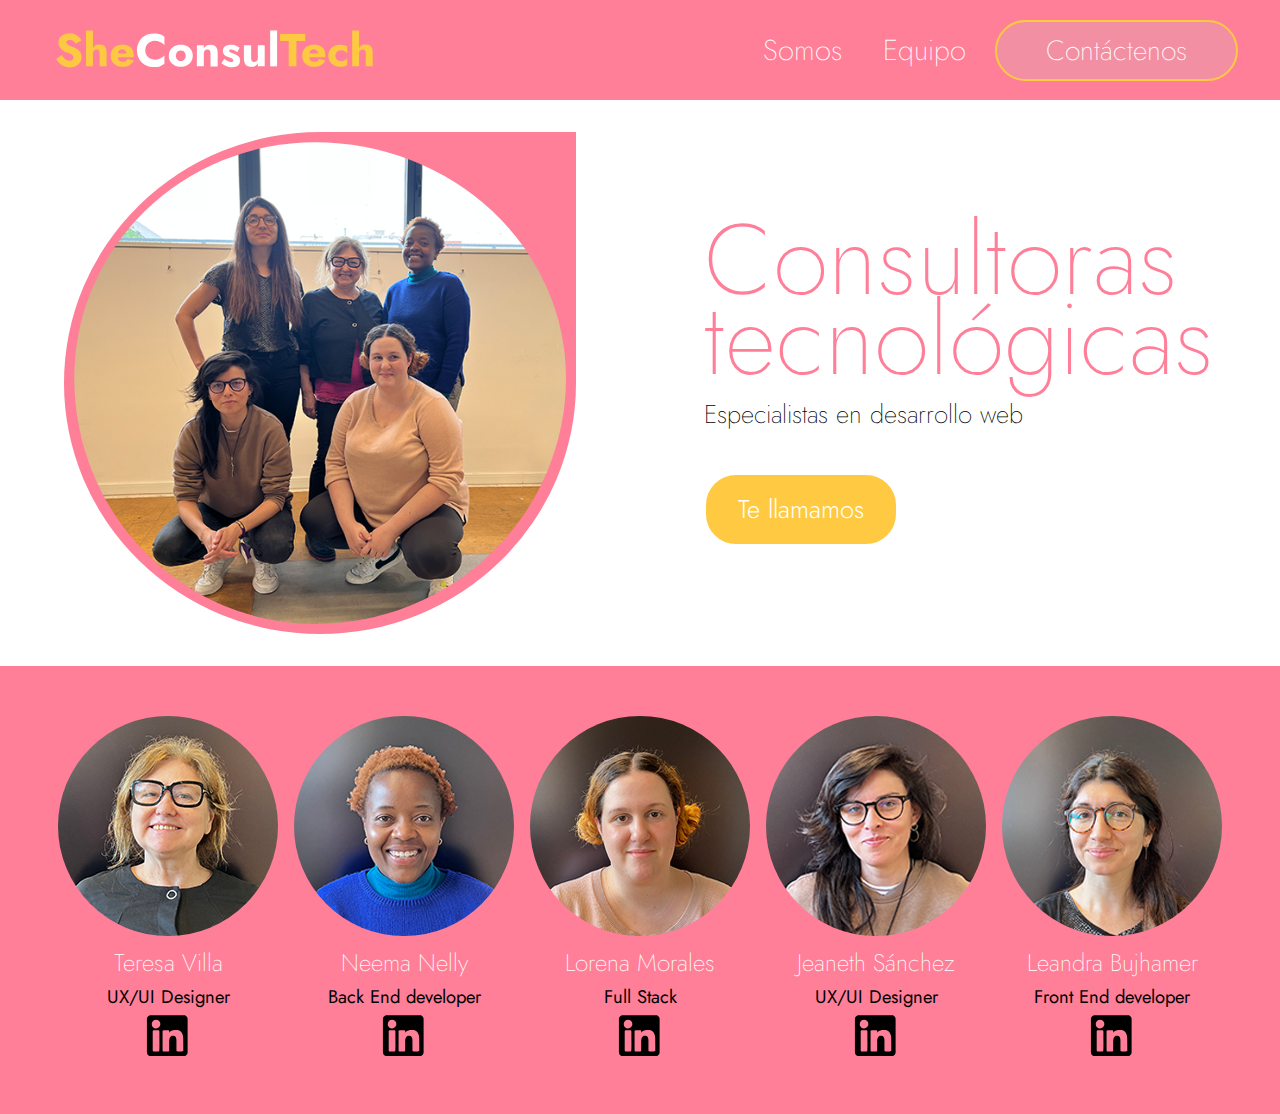
<file: html/index.html>
<!DOCTYPE html>
<html lang="en">

<head>
    <meta charset="UTF-8">
    <meta http-equiv="X-UA-Compatible" content="IE=edge">
    <meta name="viewport" content="width=device-width, initial-scale=1.0">
    <title>SheConsulTech</title>
    <link rel="stylesheet" href="/css/styles.css">
    <link rel="preconnect" href="https://fonts.googleapis.com">
    <link rel="preconnect" href="https://fonts.gstatic.com" crossorigin>
    <link href="https://fonts.googleapis.com/css2?family=Jost:wght@400;500;700&display=swap" rel="stylesheet">
</head>

<body>
    <header>
        <a class="logo" href="index.html "><img src="/img/logo.svg" alt="Logo de la empresa"></div></a>
        <nav>
            <div class="menu">
                Somos
            </div>
            <div class="menu">
                Equipo
            </div>
            <button id="button">
                <a href="/html/form.html">
                    <p class="contact">Contáctenos</p>
                </a>
            </button>
        </nav>

    </header>

    <main>

        <section class="superposicion">

            <div class="gota">
            </div>

            <img class="foto-grupo" src="/img/grupo.png" alt="Foto de todo el equipo">
        </section>

        <section class="texto">
            <h1 class="titulo">Consultoras tecnológicas</h1>
            <h2 class="descripcion">Especialistas en desarrollo web</h2>
            <button class="te-llamamos">Te llamamos</button>
        </section>
    </main>

    <footer>

        <div class="especialista">

            <a href="/html/perfil-tere.html"><img class="perfil" src="/img/teresa.png"
                    alt="Fotografía de Teresa Villa"></a>
            <h2 class="nombre">Teresa Villa</h2>
            <p class="cargo">UX/UI Designer</p>

            <a href="https://www.linkedin.com/in/teresa-villa-mir-61381786/" target="_blank">
                <img class="linkedin" src="/img/linkedin.svg" alt="Enlace a Linkedin de Teresa Villa">
            </a>
        </div>

        <div class="especialista">
            <a href="/html/perfil-neema.html"><img class="perfil" src="/img/neema.png"
                    alt="Fotografía de Neema Nelly"></a>
            <h2 class="nombre">Neema Nelly</h2>
            <p class="cargo">Back End developer</p>
            <a href="https://www.linkedin.com/in/neema-nelly-04540a250/" target="_blank">
                <img class="linkedin" src="/img/linkedin.svg" alt="Enlace a Linkedin de Neema Nelly">
            </a>
        </div>

        <div class="especialista">
            <a href="/html/perfil-lorena.html"><img class="perfil" src="/img/lorena.png"
                    alt="Fotografía de Lorena Morales"></a>
            <h2 class="nombre">Lorena Morales</h2>
            <p class="cargo">Full Stack</p>

            <a href="https://www.linkedin.com/in/lor-mood/" target="_blank">
                <img class="linkedin" src="/img/linkedin.svg" alt="Enlace a Linkedin de Lorena Morales">
            </a>
        </div>

        <div class="especialista">
            <a href="/html/perfil-jeaneth.html"><img class="perfil" src="/img/jeaneth.png"
                    alt="Fotografía de Jeaneth Sánchez"></a>
            <h2 class="nombre">Jeaneth Sánchez</h2>
            <p class="cargo">UX/UI Designer</p>
            <a href="https://www.linkedin.com/in/jeaneth-sanchez-68821749/" target="_blank">
                <img class="linkedin" src="/img/linkedin.svg" alt="Enlace a Linkedin de Jeaneth Sánchez">
            </a>
        </div>

        <div class="especialista">
            <a href="/html/perfil-lea.html"><img class="perfil" src="/img/lea.png"
                    alt="Fotografía de Leandra Bujhamer"></a>
            <h2 class="nombre">Leandra Bujhamer</h2>
            <p class="cargo">Front End developer</p>
            <a href="https://www.linkedin.com/in/leandra-bujhamer/" target="_blank">
                <img class="linkedin" src="/img/linkedin.svg" alt="Enlace a Linkedin de Leandra Bujhamer">
            </a>
        </div>

    </footer>

</body>

</html>
</file>
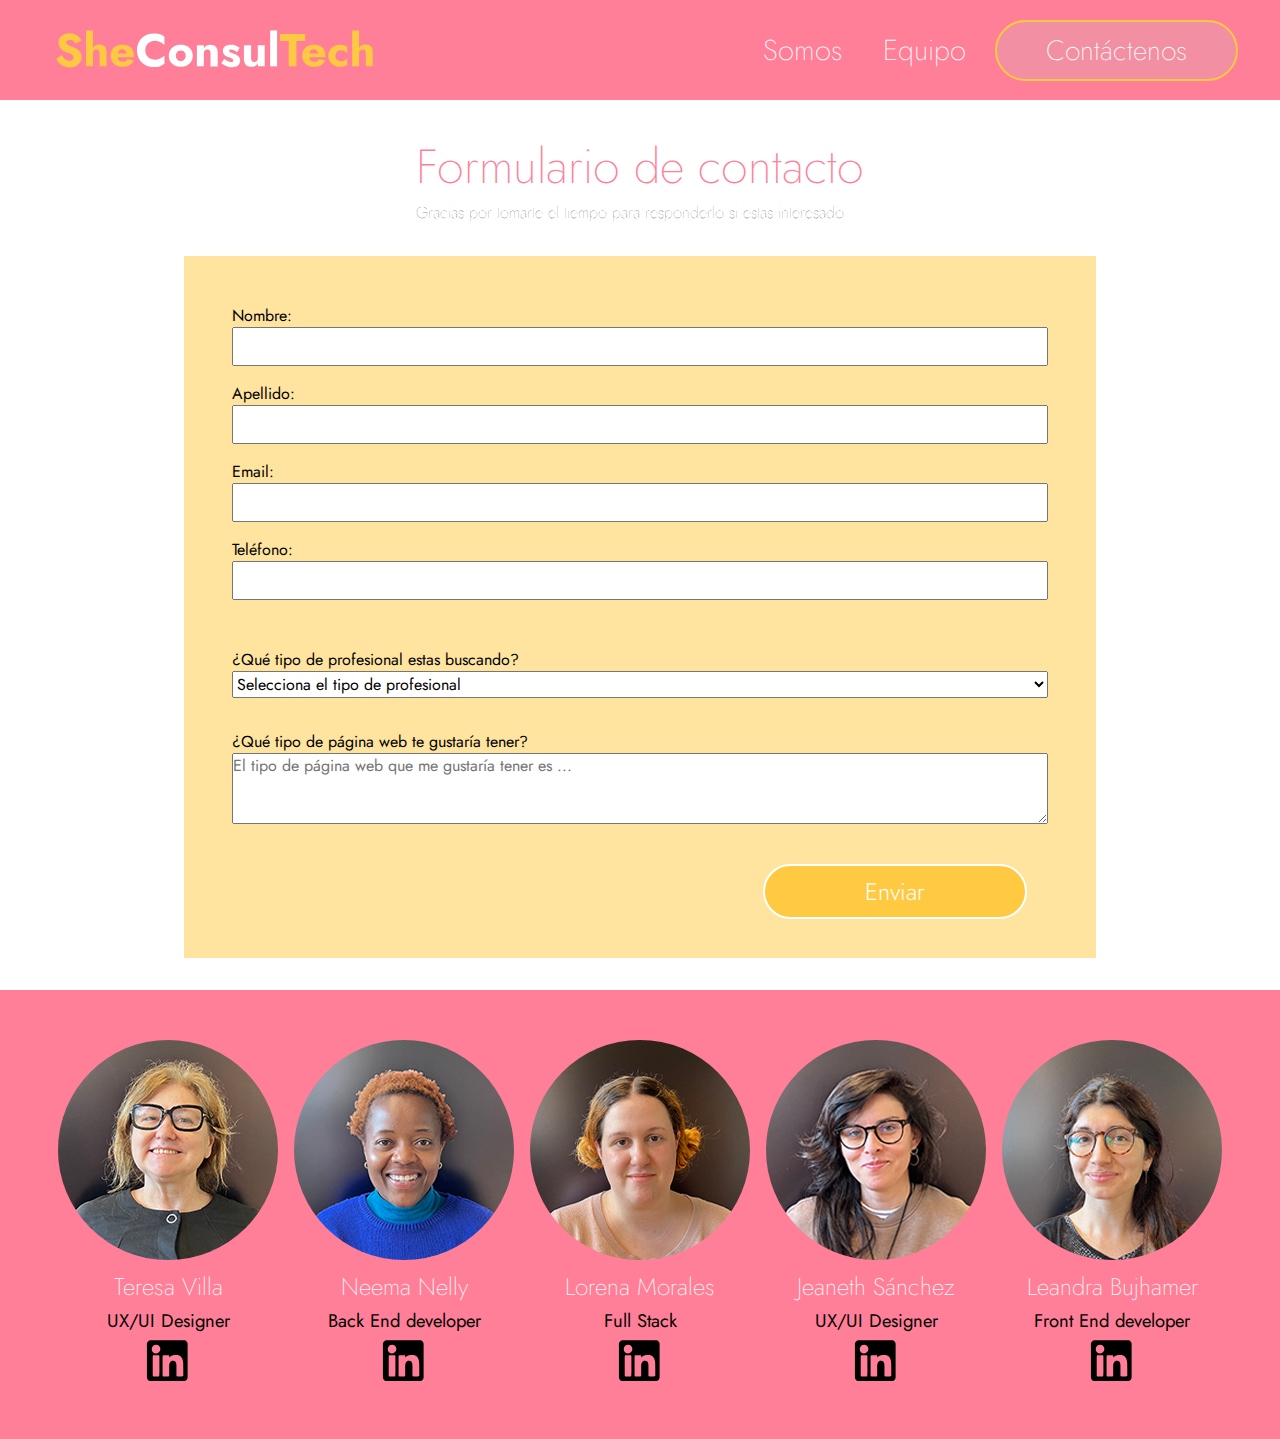
<file: html/form.html>
<!DOCTYPE html>
<html lang="en">

<head>
    <meta charset="UTF-8">
    <meta http-equiv="X-UA-Compatible" content="IE=edge">
    <meta name="viewport" content="width=device-width, initial-scale=1.0">
    <title>SheConsulTech</title>
    <link rel="stylesheet" href="/css/styles.css">
    <link rel="preconnect" href="https://fonts.googleapis.com">
    <link rel="preconnect" href="https://fonts.gstatic.com" crossorigin>
    <link href="https://fonts.googleapis.com/css2?family=Jost:wght@400;500;700&display=swap" rel="stylesheet">
</head>

<body>
    <header>
        
       <a class="logo" href="index.html "><img src="/img/logo.svg" alt="Logo de la empresa"></div></a>
       
        <nav>
         
            <div class="menu">
                Somos
            </div>
            
            <div class="menu">
                Equipo
            </div>
            
            <button id="button">
                <a href="/html/form.html">
                    <p class="contact">Contáctenos</p>
                </a>
            </button>
        </nav>

    </header>

    <main class="main-form">
        <div class="box">
            <h1 class="titulo-form">Formulario de contacto</h1>
            <h2 class="descripcion-form">Gracias por tomarte el tiempo para responderlo si estas interesado</p>
        </div>
        <form action="" method="post">
            <fieldset>
                <label for="nombre">Nombre:</label>
                <input type="text" id="nombre" name="nombre">
                <label for="apellido">Apellido:</label>
                <input type="text" id="apellido" name="apellido">
                <label for="email">Email:</label>
                <input type="email" id="email" name="email">
                <label for="telefono">Teléfono:</label>
                <input type="number" id="telefono" name="telefono">
            </fieldset>
            <fieldset>
                <label for="profesional">¿Qué tipo de profesional estas buscando?
                    <select id="profesional" name="profesional">
                        <option value="">Selecciona el tipo de profesional</option>
                        <option value="1">Diseñador UX/UI</option>
                        <option value="2">Desarrollador Front End</option>
                        <option value="3">Desarrollador Back End</option>
                        <option value="4">Desarrollador Full Stack</option>
                    </select>
                </label>
            </fieldset>
            <fieldset>
                <label for="respuesta">¿Qué tipo de página web te gustaría tener?
                    <textarea id="respuesta" name="respuesta" rows="3" cols="72"
                        placeholder="El tipo de página web que me gustaría tener es ..."></textarea>
                </label>
            </fieldset>
            <fieldset class="button-enviar">
                <label for="submit" id="submit"></label>
                <input class="submit" type="submit" value="Enviar">
            </fieldset>
        </form>
    </main>
    
    <footer>
       
        <div class="especialista">
           
            <a href="/html/perfil-tere.html"><img class="perfil" src="/img/teresa.png"
                    alt="Fotografía de Teresa Villa"></a>
            <h2 class="nombre">Teresa Villa</h2>
            <p class="cargo">UX/UI Designer</p>
           
            <a href="https://www.linkedin.com/in/teresa-villa-mir-61381786/" target="_blank">
                <img class="linkedin" src="/img/linkedin.svg" alt="Enlace a Linkedin de Teresa Villa">
            </a>
        </div>

        <div class="especialista">
            <a href="/html/perfil-neema.html"><img class="perfil" src="/img/neema.png"
                    alt="Fotografía de Neema Nelly"></a>
            <h2 class="nombre">Neema Nelly</h2>
            <p class="cargo">Back End developer</p>
            <a href="https://www.linkedin.com/in/neema-nelly-04540a250/" target="_blank">
                <img class="linkedin" src="/img/linkedin.svg" alt="Enlace a Linkedin de Neema Nelly">
            </a>
        </div>

        <div class="especialista">
            <a href="/html/perfil-lorena.html"><img class="perfil" src="/img/lorena.png"
                    alt="Fotografía de Lorena Morales"></a>
            <h2 class="nombre">Lorena Morales</h2>
            <p class="cargo">Full Stack</p>
           
            <a href="https://www.linkedin.com/in/lor-mood/" target="_blank">
                <img class="linkedin" src="/img/linkedin.svg" alt="Enlace a Linkedin de Lorena Morales">
            </a>
        </div>

        <div class="especialista">
            <a href="/html/perfil-jeaneth.html"><img class="perfil" src="/img/jeaneth.png"
                    alt="Fotografía de Jeaneth Sánchez"></a>
            <h2 class="nombre">Jeaneth Sánchez</h2>
            <p class="cargo">UX/UI Designer</p>
            <a href="https://www.linkedin.com/in/jeaneth-sanchez-68821749/" target="_blank">
                <img class="linkedin" src="/img/linkedin.svg" alt="Enlace a Linkedin de Jeaneth Sánchez">
            </a>
        </div>

        <div class="especialista">
            <a href="/html/perfil-lea.html"><img class="perfil" src="/img/lea.png"
                    alt="Fotografía de Leandra Bujhamer"></a>
            <h2 class="nombre">Leandra Bujhamer</h2>
            <p class="cargo">Front End developer</p>
            <a href="https://www.linkedin.com/in/leandra-bujhamer/" target="_blank">
                <img class="linkedin" src="/img/linkedin.svg" alt="Enlace a Linkedin de Leandra Bujhamer">
            </a>
        </div>

    </footer>

</body>

</html>
</file>
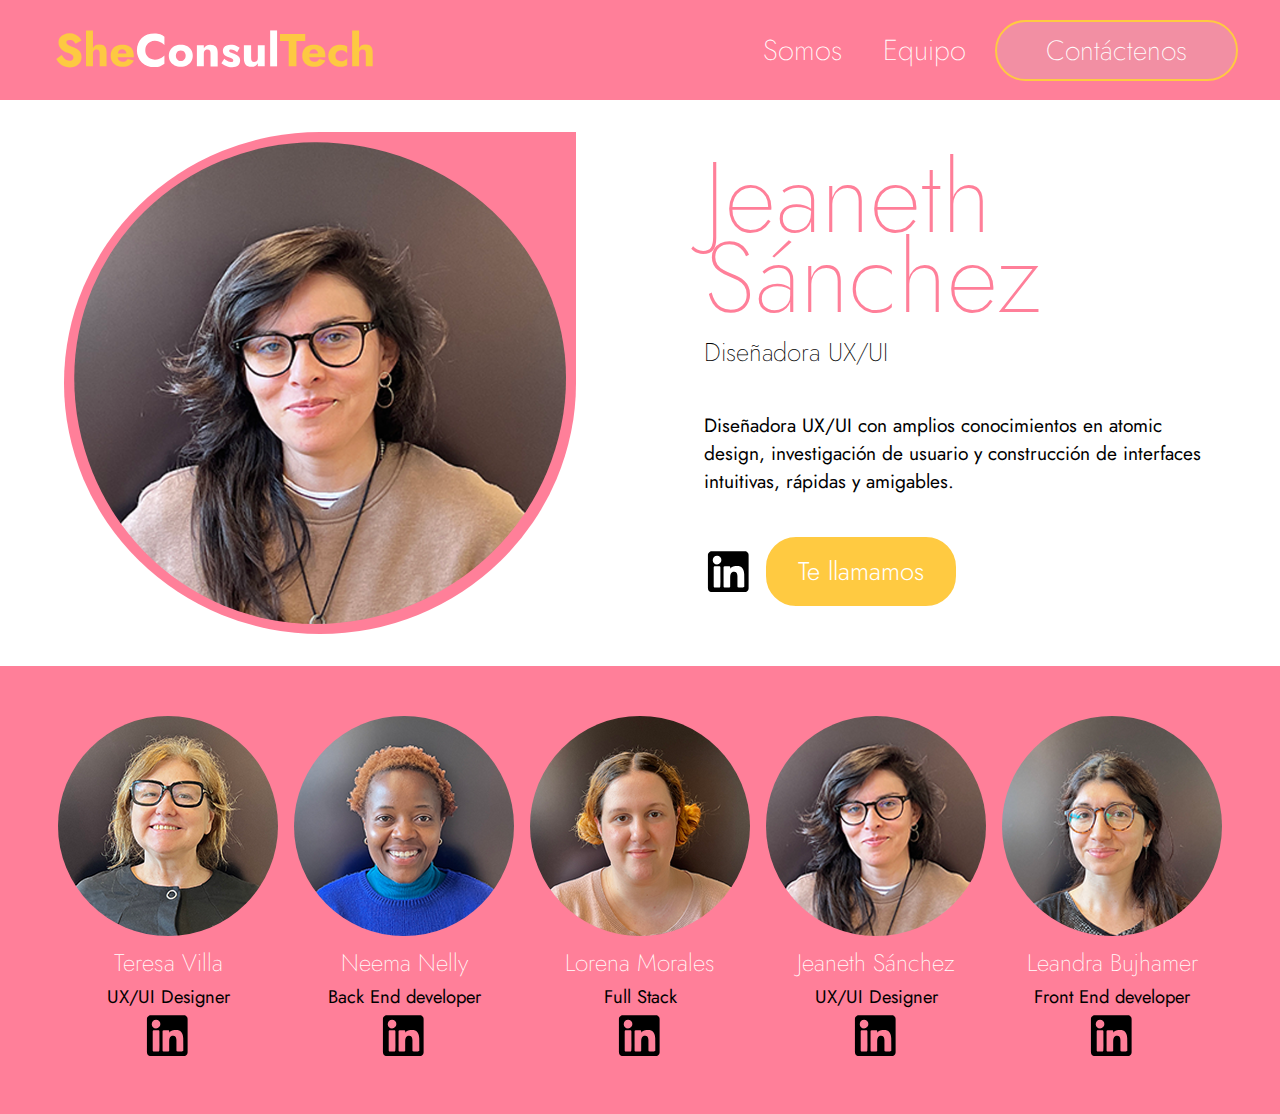
<file: html/perfil-jeaneth.html>
<!DOCTYPE html>
<html lang="en">

<head>
    <meta charset="UTF-8">
    <meta http-equiv="X-UA-Compatible" content="IE=edge">
    <meta name="viewport" content="width=device-width, initial-scale=1.0">
    <title>SheConsulTech</title>
    <link rel="stylesheet" href="/css/styles.css">
    <link rel="preconnect" href="https://fonts.googleapis.com">
    <link rel="preconnect" href="https://fonts.gstatic.com" crossorigin>
    <link href="https://fonts.googleapis.com/css2?family=Jost:wght@400;500;700&display=swap" rel="stylesheet">
</head>

<body>
    <header>
        
        <a class="logo" href="index.html "><img src="/img/logo.svg" alt="Logo de la empresa"></div></a>

       
        <nav>
         
            <div class="menu">
                Somos
            </div>
            
            <div class="menu">
                Equipo
            </div>
            
            <button id="button">
                <a href="/html/form.html">
                    <p class="contact">Contáctenos</p>
                </a>
            </button>
        </nav>

    </header>

    <main>
    
        <section class="superposicion">
            
            <div class="gota">
            </div>
           
            <img class="foto-grupo" src="/img/jeaneth-perfil.png" alt="Fotografía de Jeaneth Sánchez">
        </section>
      
        <aside class="texto">
           
            <h1 class="titulo">Jeaneth Sánchez</h1>
           
            <h2 class="descripcion">Diseñadora UX/UI</h2>
            
            <p class="descripcion-larga">
                Diseñadora UX/UI con amplios conocimientos en atomic design,
                investigación de usuario y construcción de interfaces intuitivas,
                rápidas y amigables.</p>
           
            <div class="botones-perfil">
                <a class="enlace-linkedin" href="https://www.linkedin.com/in/jeaneth-sanchez-68821749/" target="_blank">
                    
                    <img class="linkedin" src="/img/linkedin.svg" alt="Enlace a Linkedin de Jeaneth Sánchez">
                </a>
                
                <button class="te-llamamos">Te llamamos</button>
            </div>
        </aside>
    </main>

    <footer>
       
        <div class="especialista">
           
            <a href="/html/perfil-tere.html"><img class="perfil" src="/img/teresa.png"
                    alt="Fotografía de Teresa Villa"></a>
            <h2 class="nombre">Teresa Villa</h2>
            <p class="cargo">UX/UI Designer</p>
           
            <a href="https://www.linkedin.com/in/teresa-villa-mir-61381786/" target="_blank">
                <img class="linkedin" src="/img/linkedin.svg" alt="Enlace a Linkedin de Teresa Villa">
            </a>
        </div>

        <div class="especialista">
            <a href="/html/perfil-neema.html"><img class="perfil" src="/img/neema.png"
                    alt="Fotografía de Neema Nelly"></a>
            <h2 class="nombre">Neema Nelly</h2>
            <p class="cargo">Back End developer</p>
            <a href="https://www.linkedin.com/in/neema-nelly-04540a250/" target="_blank">
                <img class="linkedin" src="/img/linkedin.svg" alt="Enlace a Linkedin de Neema Nelly">
            </a>
        </div>

        <div class="especialista">
            <a href="/html/perfil-lorena.html"><img class="perfil" src="/img/lorena.png"
                    alt="Fotografía de Lorena Morales"></a>
            <h2 class="nombre">Lorena Morales</h2>
            <p class="cargo">Full Stack</p>
           
            <a href="https://www.linkedin.com/in/lor-mood/" target="_blank">
                <img class="linkedin" src="/img/linkedin.svg" alt="Enlace a Linkedin de Lorena Morales">
            </a>
        </div>

        <div class="especialista">
            <a href="/html/perfil-jeaneth.html"><img class="perfil" src="/img/jeaneth.png"
                    alt="Fotografía de Jeaneth Sánchez"></a>
            <h2 class="nombre">Jeaneth Sánchez</h2>
            <p class="cargo">UX/UI Designer</p>
            <a href="https://www.linkedin.com/in/jeaneth-sanchez-68821749/" target="_blank">
                <img class="linkedin" src="/img/linkedin.svg" alt="Enlace a Linkedin de Jeaneth Sánchez">
            </a>
        </div>

        <div class="especialista">
            <a href="/html/perfil-lea.html"><img class="perfil" src="/img/lea.png"
                    alt="Fotografía de Leandra Bujhamer"></a>
            <h2 class="nombre">Leandra Bujhamer</h2>
            <p class="cargo">Front End developer</p>
            <a href="https://www.linkedin.com/in/leandra-bujhamer/" target="_blank">
                <img class="linkedin" src="/img/linkedin.svg" alt="Enlace a Linkedin de Leandra Bujhamer">
            </a>
        </div>

    </footer>

</body>

</html>
</file>
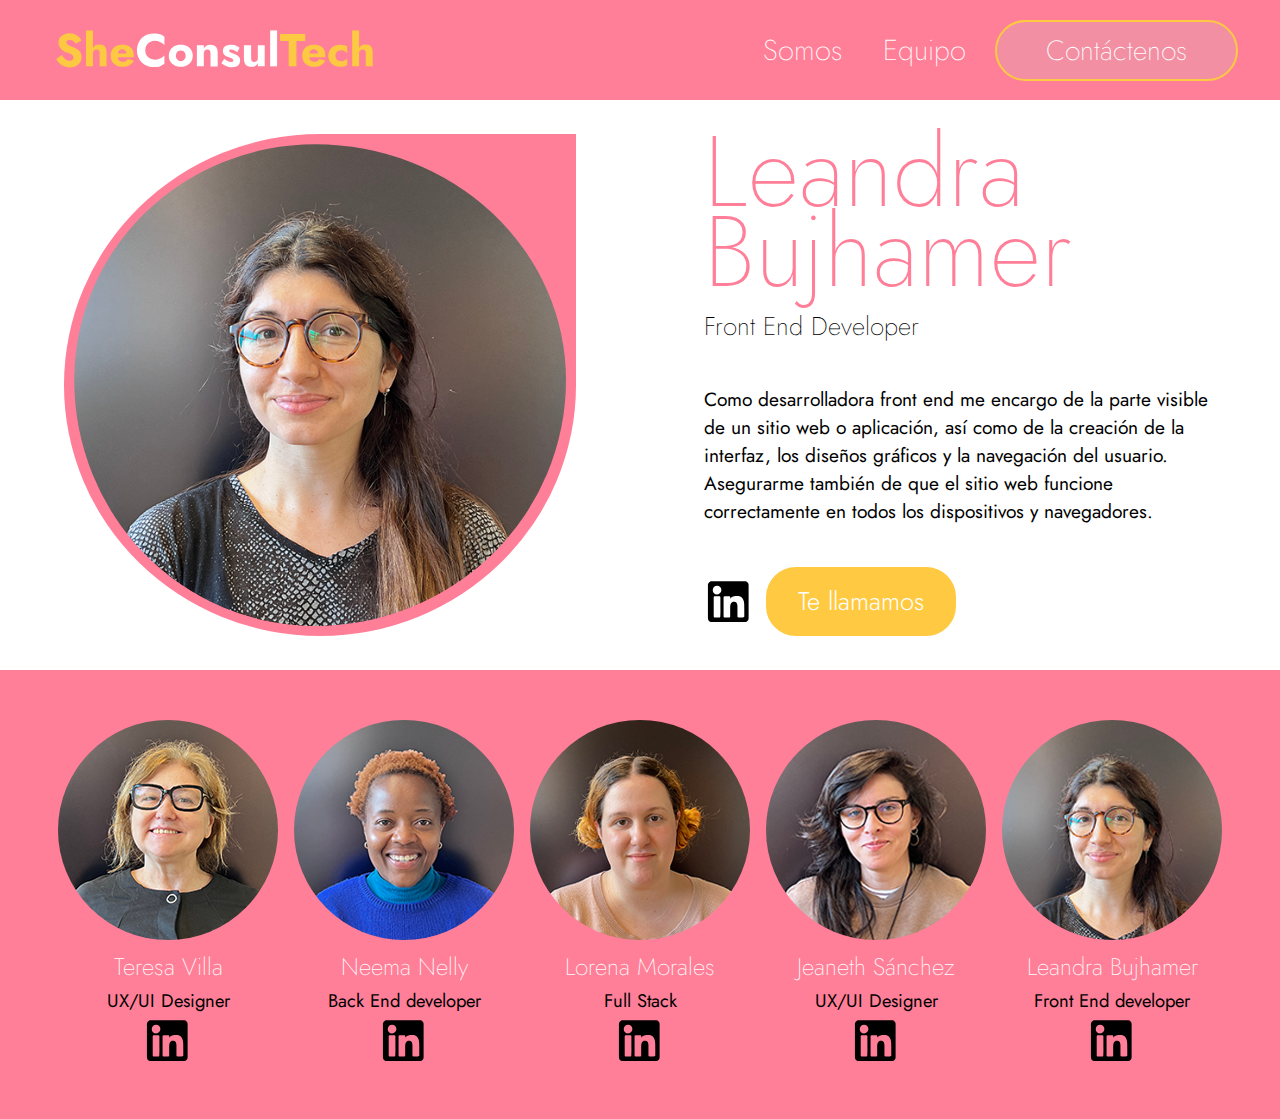
<file: html/perfil-lea.html>
<!DOCTYPE html>
<html lang="en">

<head>
    <meta charset="UTF-8">
    <meta http-equiv="X-UA-Compatible" content="IE=edge">
    <meta name="viewport" content="width=device-width, initial-scale=1.0">
    <title>SheConsulTech</title>
    <link rel="stylesheet" href="/css/styles.css">
    <link rel="preconnect" href="https://fonts.googleapis.com">
    <link rel="preconnect" href="https://fonts.gstatic.com" crossorigin>
    <link href="https://fonts.googleapis.com/css2?family=Jost:wght@400;500;700&display=swap" rel="stylesheet">
</head>

<body>
    <header>
        
        <a class="logo" href="index.html "><img src="/img/logo.svg" alt="Logo de la empresa"></div></a>

       
        <nav>
         
            <div class="menu">
                Somos
            </div>
            
            <div class="menu">
                Equipo
            </div>
            
            <button id="button">
                <a href="/html/form.html">
                    <p class="contact">Contáctenos</p>
                </a>
            </button>
        </nav>

    </header>

    <main>
      
        <section class="superposicion">
            
            <div class="gota">
            </div>
            
            <img class="foto-grupo" src="/img/lea-perfil.png" alt="Fotografía de Leandra Bujhamer">
        </section>
        
        <aside class="texto">
            
            <h1 class="titulo">Leandra Bujhamer</h1>
           
            <h2 class="descripcion">Front End Developer</h2>
            
            <p class="descripcion-larga">
                Como desarrolladora front end me encargo de la parte visible de un sitio web o aplicación, así como de
                la creación de la interfaz, los diseños gráficos y la navegación del usuario.
                Asegurarme también de que el sitio web funcione correctamente en todos los
                dispositivos y navegadores.</p>
            
            <div class="botones-perfil">
                <a class="enlace-linkedin" href="https://www.linkedin.com/in/leandra-bujhamer/" target="_blank">
                  
                    <img class="linkedin" src="/img/linkedin.svg" alt="Enlace a Linkedin de Leandra Bujhamer">
                </a>
                
                <button class="te-llamamos">Te llamamos</button>
            </div>
        </aside>
    </main>

    <footer>
       
        <div class="especialista">
           
            <a href="/html/perfil-tere.html"><img class="perfil" src="/img/teresa.png"
                    alt="Fotografía de Teresa Villa"></a>
            <h2 class="nombre">Teresa Villa</h2>
            <p class="cargo">UX/UI Designer</p>
           
            <a href="https://www.linkedin.com/in/teresa-villa-mir-61381786/" target="_blank">
                <img class="linkedin" src="/img/linkedin.svg" alt="Enlace a Linkedin de Teresa Villa">
            </a>
        </div>

        <div class="especialista">
            <a href="/html/perfil-neema.html"><img class="perfil" src="/img/neema.png"
                    alt="Fotografía de Neema Nelly"></a>
            <h2 class="nombre">Neema Nelly</h2>
            <p class="cargo">Back End developer</p>
            <a href="https://www.linkedin.com/in/neema-nelly-04540a250/" target="_blank">
                <img class="linkedin" src="/img/linkedin.svg" alt="Enlace a Linkedin de Neema Nelly">
            </a>
        </div>

        <div class="especialista">
            <a href="/html/perfil-lorena.html"><img class="perfil" src="/img/lorena.png"
                    alt="Fotografía de Lorena Morales"></a>
            <h2 class="nombre">Lorena Morales</h2>
            <p class="cargo">Full Stack</p>
           
            <a href="https://www.linkedin.com/in/lor-mood/" target="_blank">
                <img class="linkedin" src="/img/linkedin.svg" alt="Enlace a Linkedin de Lorena Morales">
            </a>
        </div>

        <div class="especialista">
            <a href="/html/perfil-jeaneth.html"><img class="perfil" src="/img/jeaneth.png"
                    alt="Fotografía de Jeaneth Sánchez"></a>
            <h2 class="nombre">Jeaneth Sánchez</h2>
            <p class="cargo">UX/UI Designer</p>
            <a href="https://www.linkedin.com/in/jeaneth-sanchez-68821749/" target="_blank">
                <img class="linkedin" src="/img/linkedin.svg" alt="Enlace a Linkedin de Jeaneth Sánchez">
            </a>
        </div>

        <div class="especialista">
            <a href="/html/perfil-lea.html"><img class="perfil" src="/img/lea.png"
                    alt="Fotografía de Leandra Bujhamer"></a>
            <h2 class="nombre">Leandra Bujhamer</h2>
            <p class="cargo">Front End developer</p>
            <a href="https://www.linkedin.com/in/leandra-bujhamer/" target="_blank">
                <img class="linkedin" src="/img/linkedin.svg" alt="Enlace a Linkedin de Leandra Bujhamer">
            </a>
        </div>

    </footer>

</body>

</html>
</file>
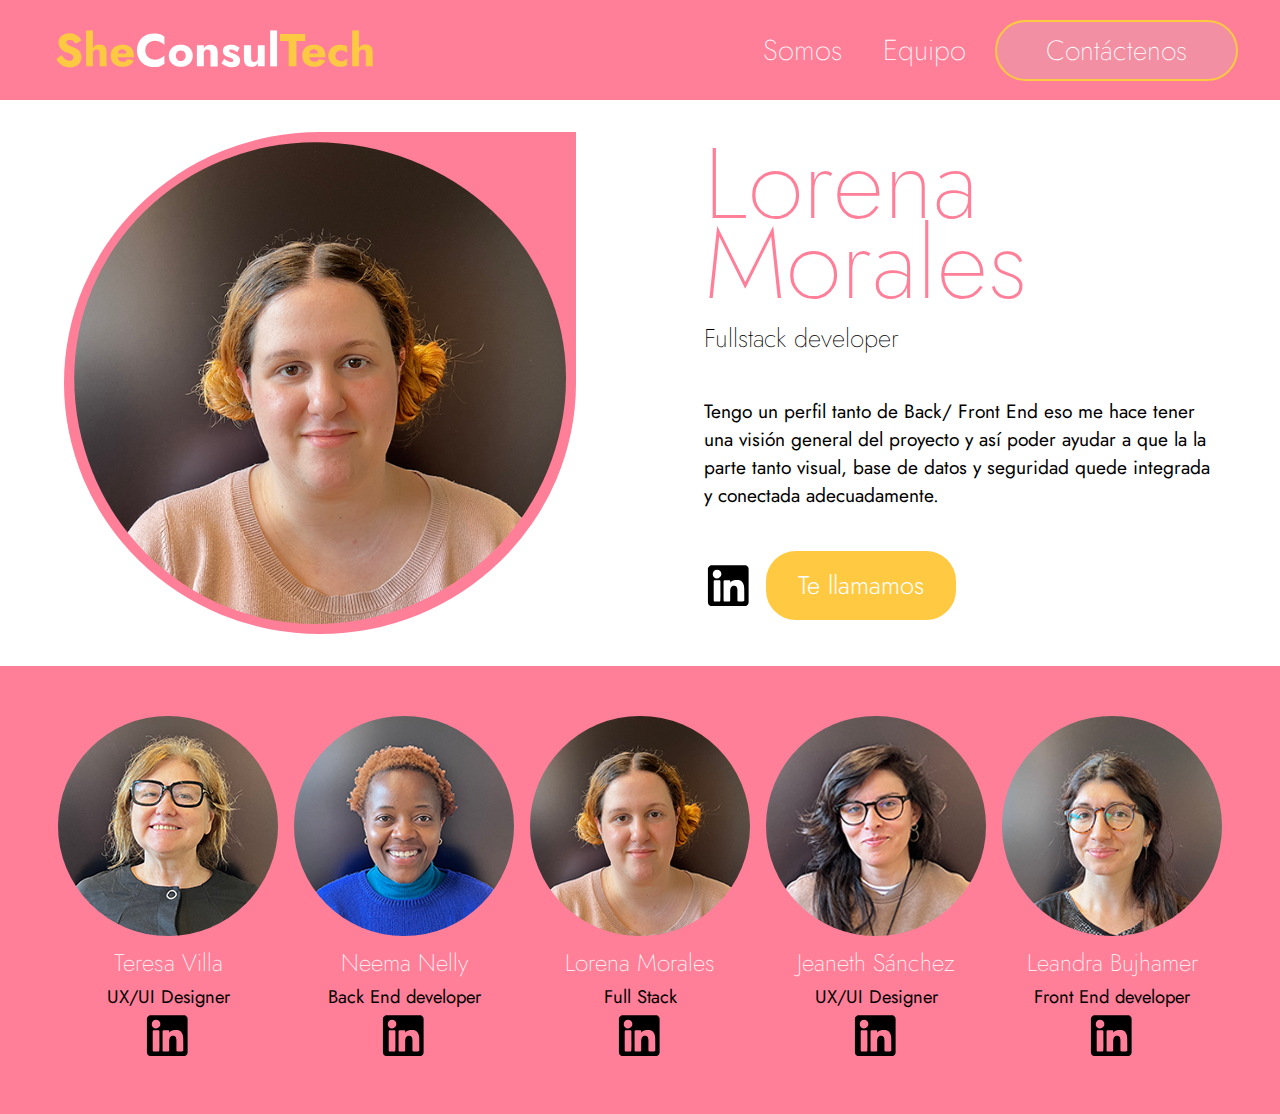
<file: html/perfil-lorena.html>
<!DOCTYPE html>
<html lang="en">

<head>
    <meta charset="UTF-8">
    <meta http-equiv="X-UA-Compatible" content="IE=edge">
    <meta name="viewport" content="width=device-width, initial-scale=1.0">
    <title>SheConsulTech</title>
    <link rel="stylesheet" href="/css/styles.css">
    <link rel="preconnect" href="https://fonts.googleapis.com">
    <link rel="preconnect" href="https://fonts.gstatic.com" crossorigin>
    <link href="https://fonts.googleapis.com/css2?family=Jost:wght@400;500;700&display=swap" rel="stylesheet">
</head>

<body>
    <header>
        
        <a class="logo" href="index.html "><img src="/img/logo.svg" alt="Logo de la empresa"></div></a>

       
        <nav>
         
            <div class="menu">
                Somos
            </div>
            
            <div class="menu">
                Equipo
            </div>
            
            <button id="button">
                <a href="/html/form.html">
                    <p class="contact">Contáctenos</p>
                </a>
            </button>
        </nav>

    </header>


    <main>
      
        <section class="superposicion">
           
            <div class="gota">
            </div>
          
            <img class="foto-grupo" src="/img/lorena-perfil.png" alt="Fotografía de Lorena Morales">
        </section>
       
        <aside class="texto">
         
            <h1 class="titulo">Lorena Morales</h1>
           
            <h2 class="descripcion">Fullstack developer</h2>
           
            <p class="descripcion-larga">
                Tengo un perfil tanto de Back/ Front End eso me hace tener una visión general
                del proyecto y así poder ayudar a que la la parte tanto visual,
                base de datos y seguridad quede integrada y conectada adecuadamente.</p>
           
            <div class="botones-perfil">
                <a class="enlace-linkedin" href="https://www.linkedin.com/in/lor-mood/" target="_blank">
                   
                    <img class="linkedin" src="/img/linkedin.svg" alt="Enlace a Linkedin de Lorena Morales">
                </a>

                <button class="te-llamamos">Te llamamos</button>
            </div>
        </aside>
    </main>
    <footer>
       
        <div class="especialista">
           
            <a href="/html/perfil-tere.html"><img class="perfil" src="/img/teresa.png"
                    alt="Fotografía de Teresa Villa"></a>
            <h2 class="nombre">Teresa Villa</h2>
            <p class="cargo">UX/UI Designer</p>
           
            <a href="https://www.linkedin.com/in/teresa-villa-mir-61381786/" target="_blank">
                <img class="linkedin" src="/img/linkedin.svg" alt="Enlace a Linkedin de Teresa Villa">
            </a>
        </div>

        <div class="especialista">
            <a href="/html/perfil-neema.html"><img class="perfil" src="/img/neema.png"
                    alt="Fotografía de Neema Nelly"></a>
            <h2 class="nombre">Neema Nelly</h2>
            <p class="cargo">Back End developer</p>
            <a href="https://www.linkedin.com/in/neema-nelly-04540a250/" target="_blank">
                <img class="linkedin" src="/img/linkedin.svg" alt="Enlace a Linkedin de Neema Nelly">
            </a>
        </div>

        <div class="especialista">
            <a href="/html/perfil-lorena.html"><img class="perfil" src="/img/lorena.png"
                    alt="Fotografía de Lorena Morales"></a>
            <h2 class="nombre">Lorena Morales</h2>
            <p class="cargo">Full Stack</p>
           
            <a href="https://www.linkedin.com/in/lor-mood/" target="_blank">
                <img class="linkedin" src="/img/linkedin.svg" alt="Enlace a Linkedin de Lorena Morales">
            </a>
        </div>

        <div class="especialista">
            <a href="/html/perfil-jeaneth.html"><img class="perfil" src="/img/jeaneth.png"
                    alt="Fotografía de Jeaneth Sánchez"></a>
            <h2 class="nombre">Jeaneth Sánchez</h2>
            <p class="cargo">UX/UI Designer</p>
            <a href="https://www.linkedin.com/in/jeaneth-sanchez-68821749/" target="_blank">
                <img class="linkedin" src="/img/linkedin.svg" alt="Enlace a Linkedin de Jeaneth Sánchez">
            </a>
        </div>

        <div class="especialista">
            <a href="/html/perfil-lea.html"><img class="perfil" src="/img/lea.png"
                    alt="Fotografía de Leandra Bujhamer"></a>
            <h2 class="nombre">Leandra Bujhamer</h2>
            <p class="cargo">Front End developer</p>
            <a href="https://www.linkedin.com/in/leandra-bujhamer/" target="_blank">
                <img class="linkedin" src="/img/linkedin.svg" alt="Enlace a Linkedin de Leandra Bujhamer">
            </a>
        </div>

    </footer>

</body>

</html>
</file>
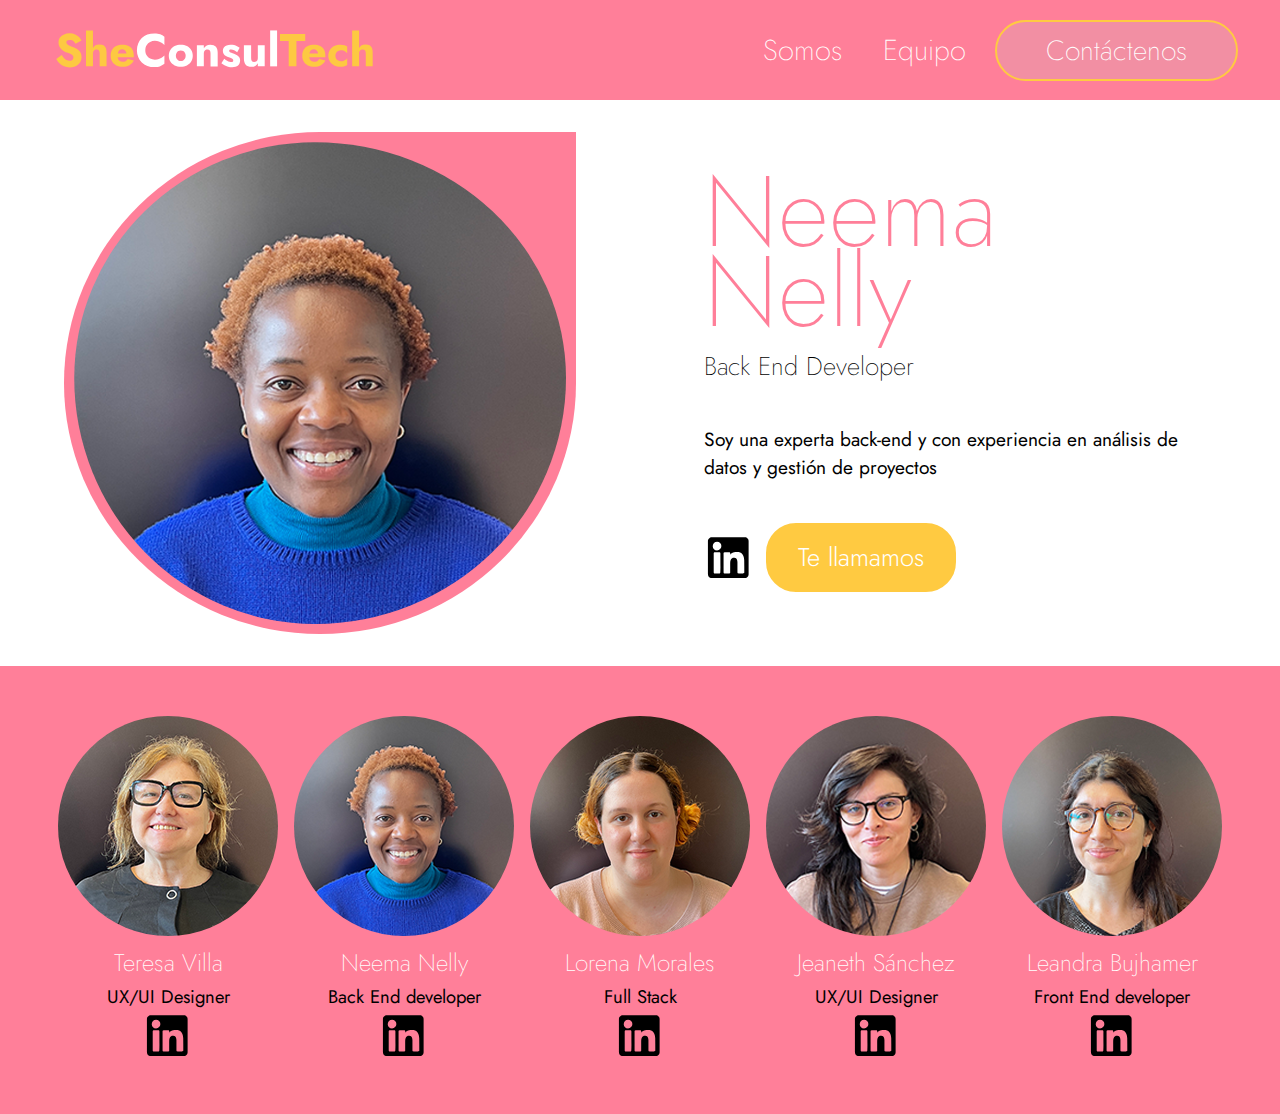
<file: html/perfil-neema.html>
<!DOCTYPE html>
<html lang="en">

<head>
    <meta charset="UTF-8">
    <meta http-equiv="X-UA-Compatible" content="IE=edge">
    <meta name="viewport" content="width=device-width, initial-scale=1.0">
    <title>SheConsulTech</title>
    <link rel="stylesheet" href="/css/styles.css">
    <link rel="preconnect" href="https://fonts.googleapis.com">
    <link rel="preconnect" href="https://fonts.gstatic.com" crossorigin>
    <link href="https://fonts.googleapis.com/css2?family=Jost:wght@400;500;700&display=swap" rel="stylesheet">
</head>

<body>
    <header>
        
        <a class="logo" href="index.html "><img src="/img/logo.svg" alt="Logo de la empresa"></div></a>
       
        <nav>
         
            <div class="menu">
                Somos
            </div>
            
            <div class="menu">
                Equipo
            </div>
            
            <button id="button">
                <a href="/html/form.html">
                    <p class="contact">Contáctenos</p>
                </a>
            </button>
        </nav>

    </header>


    <main>
        
        <section class="superposicion">
           
            <div class="gota">
            </div>
            
            <img class="foto-grupo" src="/img/neema-perfil.png" alt="Fotografía de Neema Nelly">
        </section>
       
        <aside class="texto">
            
            <h1 class="titulo">Neema Nelly</h1>
            
            <h2 class="descripcion">Back End Developer</h2>
           
            <p class="descripcion-larga">Soy una experta back-end y con experiencia en análisis de datos y gestión de
                proyectos
            </p>
            
            <div class="botones-perfil">
                <a class="enlace-linkedin" href="https://www.linkedin.com/in/neema-nelly-04540a250/" target="_blank">
                    
                    <img class="linkedin" src="/img/linkedin.svg" alt="Enlace a Linkedin de Neema Nelly">
                </a>
                
                <button class="te-llamamos">Te llamamos</button>
            </div>
        </aside>
    </main>

    <footer>
       
        <div class="especialista">
           
            <a href="/html/perfil-tere.html"><img class="perfil" src="/img/teresa.png"
                    alt="Fotografía de Teresa Villa"></a>
            <h2 class="nombre">Teresa Villa</h2>
            <p class="cargo">UX/UI Designer</p>
           
            <a href="https://www.linkedin.com/in/teresa-villa-mir-61381786/" target="_blank">
                <img class="linkedin" src="/img/linkedin.svg" alt="Enlace a Linkedin de Teresa Villa">
            </a>
        </div>

        <div class="especialista">
            <a href="/html/perfil-neema.html"><img class="perfil" src="/img/neema.png"
                    alt="Fotografía de Neema Nelly"></a>
            <h2 class="nombre">Neema Nelly</h2>
            <p class="cargo">Back End developer</p>
            <a href="https://www.linkedin.com/in/neema-nelly-04540a250/" target="_blank">
                <img class="linkedin" src="/img/linkedin.svg" alt="Enlace a Linkedin de Neema Nelly">
            </a>
        </div>

        <div class="especialista">
            <a href="/html/perfil-lorena.html"><img class="perfil" src="/img/lorena.png"
                    alt="Fotografía de Lorena Morales"></a>
            <h2 class="nombre">Lorena Morales</h2>
            <p class="cargo">Full Stack</p>
           
            <a href="https://www.linkedin.com/in/lor-mood/" target="_blank">
                <img class="linkedin" src="/img/linkedin.svg" alt="Enlace a Linkedin de Lorena Morales">
            </a>
        </div>

        <div class="especialista">
            <a href="/html/perfil-jeaneth.html"><img class="perfil" src="/img/jeaneth.png"
                    alt="Fotografía de Jeaneth Sánchez"></a>
            <h2 class="nombre">Jeaneth Sánchez</h2>
            <p class="cargo">UX/UI Designer</p>
            <a href="https://www.linkedin.com/in/jeaneth-sanchez-68821749/" target="_blank">
                <img class="linkedin" src="/img/linkedin.svg" alt="Enlace a Linkedin de Jeaneth Sánchez">
            </a>
        </div>

        <div class="especialista">
            <a href="/html/perfil-lea.html"><img class="perfil" src="/img/lea.png"
                    alt="Fotografía de Leandra Bujhamer"></a>
            <h2 class="nombre">Leandra Bujhamer</h2>
            <p class="cargo">Front End developer</p>
            <a href="https://www.linkedin.com/in/leandra-bujhamer/" target="_blank">
                <img class="linkedin" src="/img/linkedin.svg" alt="Enlace a Linkedin de Leandra Bujhamer">
            </a>
        </div>

    </footer>

</body>

</html>
</file>
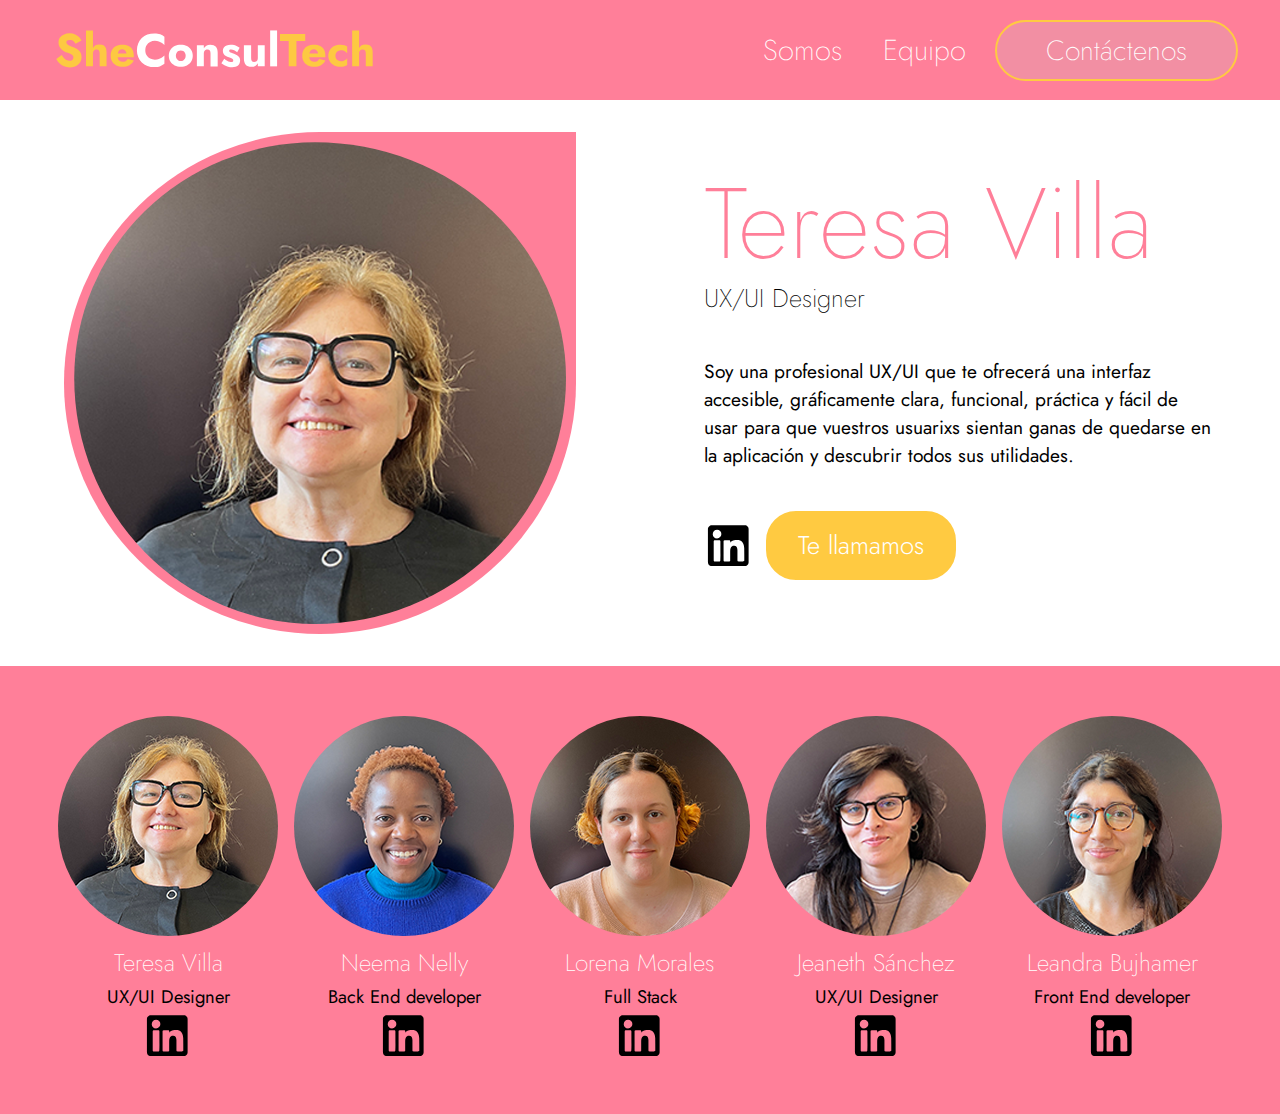
<file: html/perfil-tere.html>
<!DOCTYPE html>
<html lang="en">

<head>
    <meta charset="UTF-8">
    <meta http-equiv="X-UA-Compatible" content="IE=edge">
    <meta name="viewport" content="width=device-width, initial-scale=1.0">
    <title>SheConsulTech</title>
    <link rel="stylesheet" href="/css/styles.css">
    <link rel="preconnect" href="https://fonts.googleapis.com">
    <link rel="preconnect" href="https://fonts.gstatic.com" crossorigin>
    <link href="https://fonts.googleapis.com/css2?family=Jost:wght@400;500;700&display=swap" rel="stylesheet">
</head>

<body>
   <header>

    <a class="logo" href="index.html "><img src="/img/logo.svg" alt="Logo de la empresa"></div></a>
      
        <nav>
           
            <div class="menu">
                Somos
            </div>
           
            <div class="menu">
                Equipo
            </div>
          
            <button id="button">
                <a href="/html/form.html">
                    <p class="contact">Contáctenos</p>
                </a>
            </button>
        </nav>

    </header>
    <main>
      
        <section class="superposicion">
           
            <div class="gota">
            </div>
            
            <img class="foto-grupo" src="/img/teresa.perfil.png" alt="Fotografía de Teresa Villa">
        </section>
       
        <aside class="texto">
            
            <h1 class="titulo">Teresa Villa</h1>
            
            <h2 class="descripcion">UX/UI Designer</h2>
            
            <p class="descripcion-larga">
                Soy una profesional UX/UI que te ofrecerá una interfaz accesible, gráficamente clara, funcional,
                práctica
                y fácil de usar para que vuestros usuarixs sientan ganas de quedarse en la aplicación y descubrir todos
                sus utilidades.</p>
           
            <div class="botones-perfil">
                <a class="enlace-linkedin" href="https://www.linkedin.com/in/teresa-villa-mir-61381786/"
                    target="_blank">
                   
                    <img class="linkedin" src="/img/linkedin.svg" alt="Enlace a Linkedin de Teresa Villa">
                </a>
              
                <button class="te-llamamos">Te llamamos</button>
            </div>
        </aside>
    </main>
    <footer>
       
        <div class="especialista">
           
            <a href="/html/perfil-tere.html"><img class="perfil" src="/img/teresa.png"
                    alt="Fotografía de Teresa Villa"></a>
            <h2 class="nombre">Teresa Villa</h2>
            <p class="cargo">UX/UI Designer</p>
           
            <a href="https://www.linkedin.com/in/teresa-villa-mir-61381786/" target="_blank">
                <img class="linkedin" src="/img/linkedin.svg" alt="Enlace a Linkedin de Teresa Villa">
            </a>
        </div>

        <div class="especialista">
            <a href="/html/perfil-neema.html"><img class="perfil" src="/img/neema.png"
                    alt="Fotografía de Neema Nelly"></a>
            <h2 class="nombre">Neema Nelly</h2>
            <p class="cargo">Back End developer</p>
            <a href="https://www.linkedin.com/in/neema-nelly-04540a250/" target="_blank">
                <img class="linkedin" src="/img/linkedin.svg" alt="Enlace a Linkedin de Neema Nelly">
            </a>
        </div>

        <div class="especialista">
            <a href="/html/perfil-lorena.html"><img class="perfil" src="/img/lorena.png"
                    alt="Fotografía de Lorena Morales"></a>
            <h2 class="nombre">Lorena Morales</h2>
            <p class="cargo">Full Stack</p>
           
            <a href="https://www.linkedin.com/in/lor-mood/" target="_blank">
                <img class="linkedin" src="/img/linkedin.svg" alt="Enlace a Linkedin de Lorena Morales">
            </a>
        </div>

        <div class="especialista">
            <a href="/html/perfil-jeaneth.html"><img class="perfil" src="/img/jeaneth.png"
                    alt="Fotografía de Jeaneth Sánchez"></a>
            <h2 class="nombre">Jeaneth Sánchez</h2>
            <p class="cargo">UX/UI Designer</p>
            <a href="https://www.linkedin.com/in/jeaneth-sanchez-68821749/" target="_blank">
                <img class="linkedin" src="/img/linkedin.svg" alt="Enlace a Linkedin de Jeaneth Sánchez">
            </a>
        </div>

        <div class="especialista">
            <a href="/html/perfil-lea.html"><img class="perfil" src="/img/lea.png"
                    alt="Fotografía de Leandra Bujhamer"></a>
            <h2 class="nombre">Leandra Bujhamer</h2>
            <p class="cargo">Front End developer</p>
            <a href="https://www.linkedin.com/in/leandra-bujhamer/" target="_blank">
                <img class="linkedin" src="/img/linkedin.svg" alt="Enlace a Linkedin de Leandra Bujhamer">
            </a>
        </div>

    </footer>

</body>

</html>
</file>
<file: css/styles.css>
* {
    box-sizing: border-box;
    margin: 0;
    padding: 0;
    font-family: 'Jost', sans-serif;
}

:root {
    --variable-bg-color: #ff7f99;

}

body {
    width: 100%;
    height: 100%;
}

header {
    width: 100%;
    height: 6.25rem;
    padding: 0 2rem;
    background-color: var(--variable-bg-color);
    display: flex;
    justify-content: space-between;
}

nav {
    width: 50%;
    height: 100%;
    color: white;
    font-size: 1.8rem;
    display: flex;
    justify-content: flex-end;
    align-items: center;
    
}

.enlace-home {
    width: 100%;
}

.logo {
    width: 30%;
    height: 100%;
    padding: 0.8rem;
    display: flex;
    justify-content: flex-start;
    align-items: center;
}


.menu {
    width: 20%;
    height: auto;
    font-weight: 200;
    display: flex;
    justify-content: center;
    align-items: center;
}

#button {
    width: 40%;
    color: white;
    background-color: #f28fa3;
    font-weight: 200;
    font-size: 1.75rem;
    padding: 0.5rem 0.5rem;
    border-radius: 40px;
    border: solid 2px #FFCA41;
    margin: 0.6rem;
}

#button:hover {
    background-color: #FFCA41;
}


.contact {
    width: 100%;
    height: auto;
    color: white;
}

main {
  
    width: 100%;
    height: auto;
    display: flex;
    justify-content: space-between;
    align-items: center;
}

.superposicion {
    width: 50%;
    height: 100%;
    padding: 2rem 4rem;
  
    display: grid;
    grid-template-columns: 1fr;
    grid-template-rows: 1fr;
    grid-column-gap: 0px;
    grid-row-gap: 0px;
}


.gota {
    background-color: var(--variable-bg-color);
    border-radius: 50% 0 50% 50%;
    grid-area: 1 / 1 / 2 / 2;
    width: 100%;
    height: 100%;
}

.foto-grupo {
    border-radius: 50%;
    grid-area: 1 / 1 / 2 / 2;
    width: 98%;
    height: 98%;
    padding: 2% 0 0 2%;
}

.texto {
    width: 50%;
    height: 100%;
    padding: 2rem 4rem;
    display: flex;
    flex-direction: column;
    justify-content: center;
    align-items: flex-start;
    gap: 1rem;
}

.titulo {
    font-size: 6.25rem;
    font-weight: 200;
    line-height: 0.8;
    color: var(--variable-bg-color);
}

.descripcion {
    font-size: 1.6rem;
    font-weight: 200;
    color: black;
    padding-bottom: 1.5rem;
}

.descripcion-larga {
    font-size: 1.2rem;
    text-align: left;
    color: black;
    padding-bottom: 1.5rem;
}

.botones-perfil {
    display: flex;
    flex-direction: row;
    justify-content: flex-start;
    align-items: center;
    gap: 0.6rem;
}

.te-llamamos {
    background-color: #FFCA41;
    color: white;
    font-size: 1.6rem;
    font-weight: 300;
    padding: 1rem 2rem;
    border-radius: 2rem;
    border: white solid 2px;
}

.te-llamamos:hover {
    background-color: var(--variable-bg-color);
}

footer {
    width: 100%;
    height: auto;
    padding: 50px;
    background-color: var(--variable-bg-color);
    display: flex;
    justify-content: space-evenly;
    flex-direction:row;
}

.especialista {
    width: 20%;
    height: auto;
    display: flex;
    flex-direction: column;
    justify-content: center;
    align-items: center;
    gap: 0.2rem;
}

.perfil {
    border-radius: 50%;
}

.nombre {
    color: white;
    font-weight: 200;
    font-size: 1.5rem;
}

.cargo {
    font-size: 1.15rem;
}

.enlace-linkedin {
    width: 50px;
    height: auto;
    display: flex;
}

.linkedin {
    width: 50px;
    height: auto;
}




.main-form {
    padding: 2rem;
    display: flex;
    flex-direction: column;
    justify-content: space-between;
    align-items: center;
    
}

.titulo-form {
    width: 100%;
    text-align: center;
    color: var(--variable-bg-color);
    font-size: 3rem;
    font-weight: 200;
}

.descripcion-form{
    font-size: 1rem;
    font-weight: 100;
    padding-bottom: 2rem;
}

form {
    width: 75%;
    background-color: rgba(255, 202, 65, 0.5);
    padding: 3rem 1rem;
}

fieldset {
    border: none;
    padding: 0rem 2rem 2rem 2rem;
    display: flex;
    flex-direction: column;
    justify-content: flex-start;
    align-content: center;
}

input {
    font-size: 1.5rem;
    margin-bottom: 1rem;
}

select {
    width: 100%;
    font-size: 1rem;
}

#respuesta{
    font-size: 1rem;
    width: 100%;
}

.button-enviar {
    position: relative;
    padding-bottom: 3rem;
 }

.submit {
    width: 30%;
    background-color: #FFCA41;
    color: white;
    font-size: 1.5rem;
    font-weight: 300;
    padding: 0.5rem 0rem;
    border-radius: 2rem;
    border: white solid 2px;
    position: absolute;
    right: 6%;
    top: 5%;
    
}



@media screen and (max-width: 992px) {

    .logo {
        width: 30%;
    }

    nav {
        width: 60%;
        font-size: 1.4rem;
        gap: 1.5rem;
    }

    #button {
        font-size: 1.4rem;
        padding: 0.5rem 1rem;
    }

    main {
        flex-direction: column;
    }

    .superposicion {
        width: 80%;
        padding: 3rem 1.5rem;
    }

    .texto {
        width: 100%;
        padding: 0 1.5rem 2rem 1.5rem;
        gap: 0.6rem;
        align-items: center;
    }

    .titulo {
        font-size: 4rem;
        text-align: center;
    }

    .titulo-form {
        margin-top:2.5rem ;
        font-size: 3rem;
        line-height: 3rem;
    }

    .descripcion-form{
        margin-bottom: 2.5rem;
    }

    .descripcion-larga{
        padding: 0 4rem 1rem 4rem;
        text-align: center;
    }

    .te-llamamos {
        font-size: 1.1rem;
    }

    footer {
        padding: 2rem;
        flex-wrap: wrap;
    }

    .especialista {
        width: 30%;
        padding: 1.2rem 0.6rem;
        gap: 0.3rem;
    }

    .perfil {
        width: 100%;

    }

    .nombre {
        text-align: center;
        font-size: 1.3rem;
    }
}



@media screen and (max-width: 576px) {

    header {
        height: 4rem;
    }

    .logo {
        width: 60%;
    }


    .menu {
        display: none;


    }

    nav {
        width: 40%;
        font-size: 1rem;
        margin-left:30px;
     
    }

    #button {
        width: 100%;
        font-size: 1rem;
    }

   
    main {
        flex-direction: column;
    }

    .superposicion {
        width: 100%;
    }

    .texto {
        width: 100%;
        gap: 5px;
        align-items: center;
        
    }

    .box{
        margin-bottom: 40px;
    }

    .titulo {
        font-size: 1.8rem;
    }

    .titulo-form {
        margin-top:2.5rem ;
        font-size: 3rem;
        line-height: 3rem;
    }

    .descripcion {
        font-size: 1.2rem;
        padding-bottom: 0;
        text-align: center;
    }

      .descripcion-form{
        font-size: 1rem;
        font-weight: 200;
        padding: 0 2rem;
        text-align: center;
    }

    .descripcion-larga{
        font-size: 1rem;
        padding: 1rem 2rem;
        text-align: center;
    }

    .te-llamamos {
        font-size: 1rem;
        padding: 0.8rem 1.5rem;
    }

    footer {
        padding: 15px;
        flex-wrap: wrap;
        gap: 30px;
        margin-top: 2.5rem;
    }

    .especialista {
        width: 100%;
    }

    .main-form{
        width: 100%;
        padding: rem 0;
        margin:0;
        margin-right: 20px;
        padding: 0;
        margin: 0;

    }
   
    .form{
   width: 100%;
   padding: 0;
   margin: 0;

     
    }

    fieldset{
        width: 100%
        
         
    }

    label{
        width: 100%; 
         
    }

    #nombre, #apellido, #email, #telefono{
        width: 100%;
        
    }

    .submit{
        width: 50%;
        margin-right: 3.5rem; 
     

    }

}
      

a:link {
    text-decoration: none;
}
</file>
